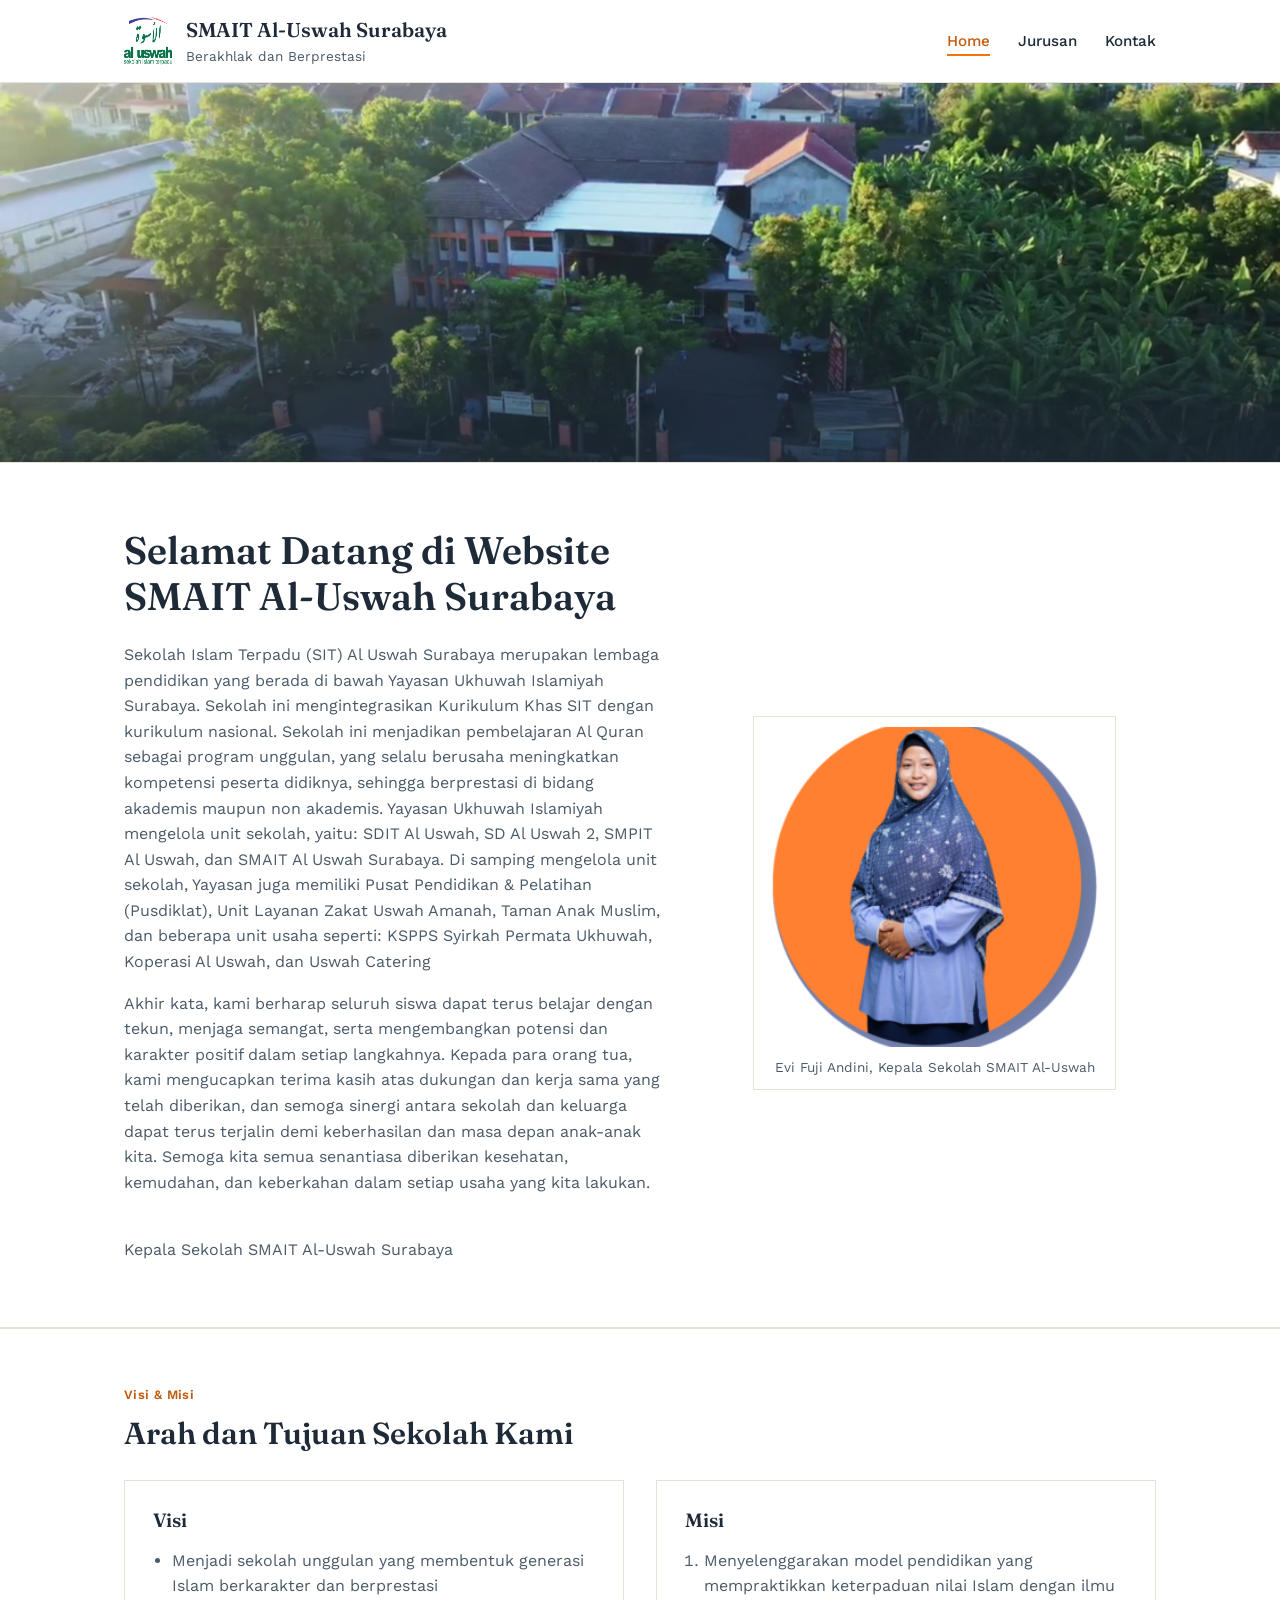
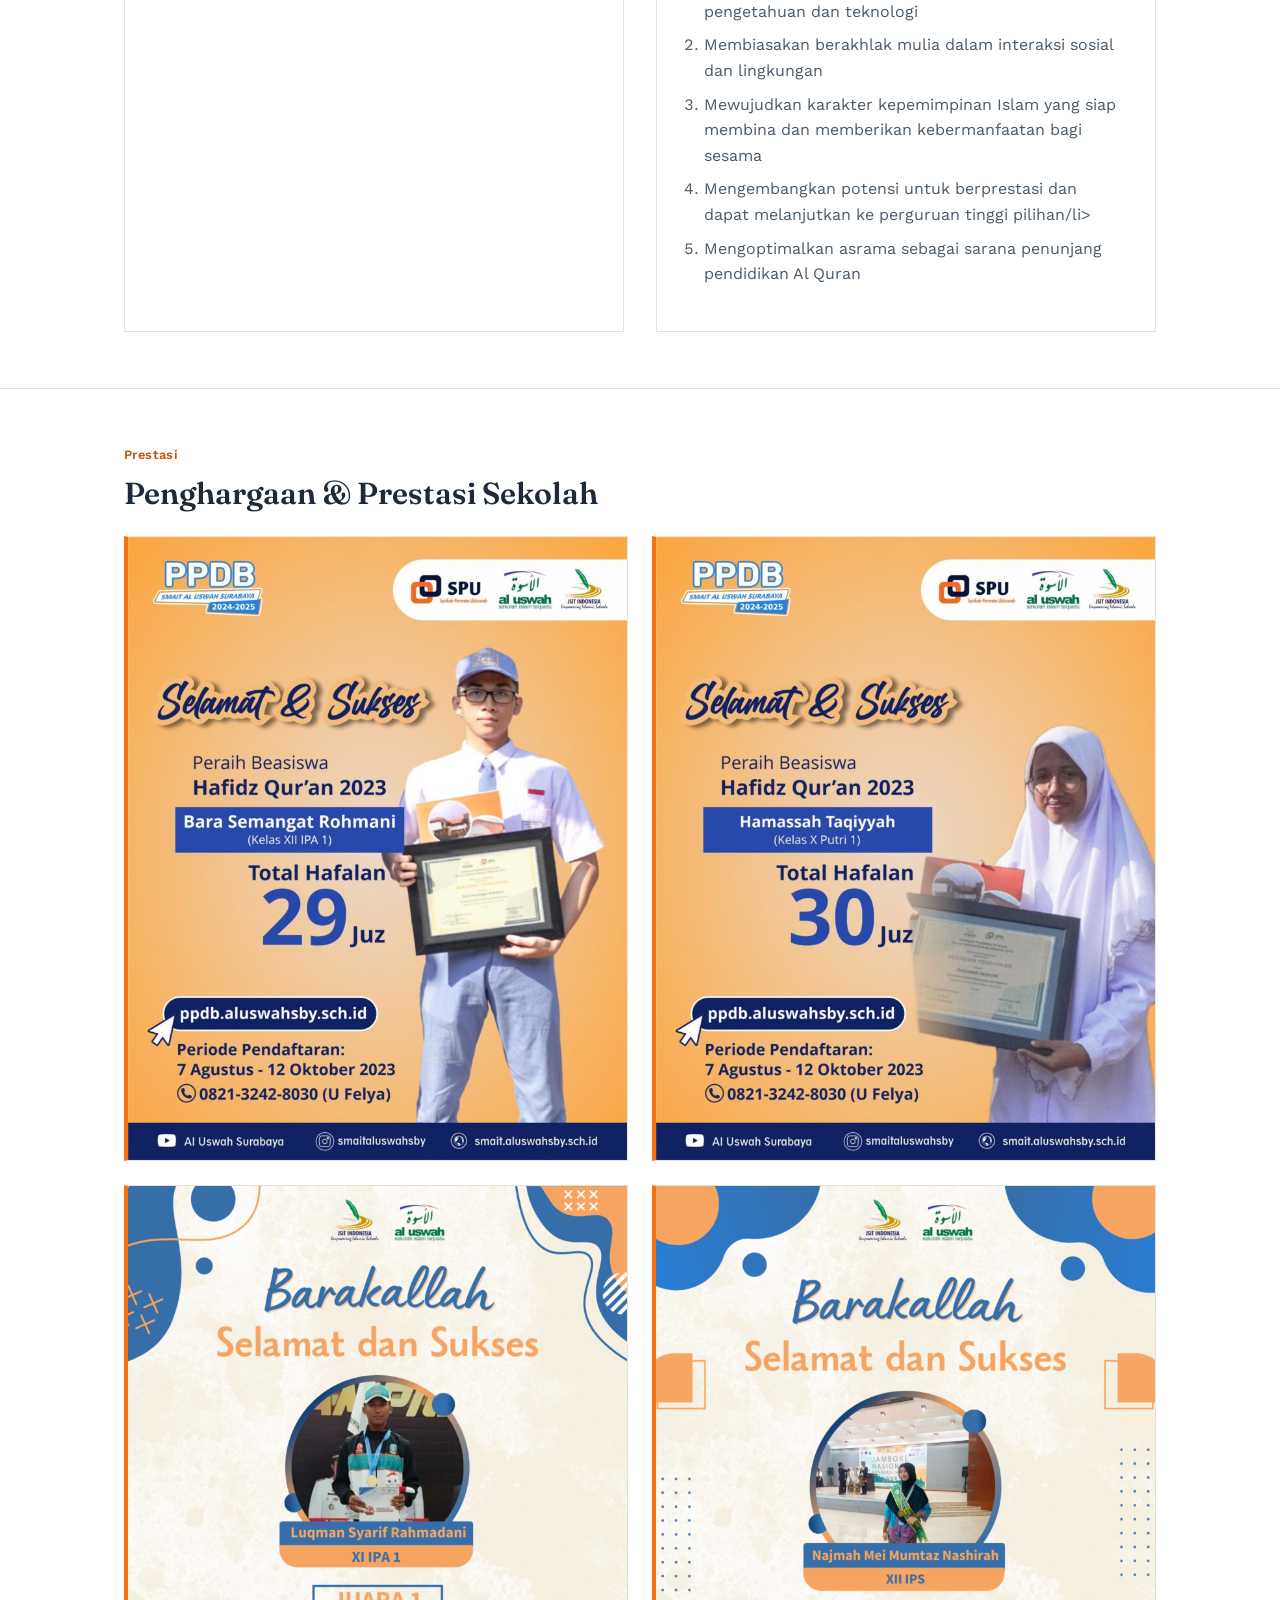
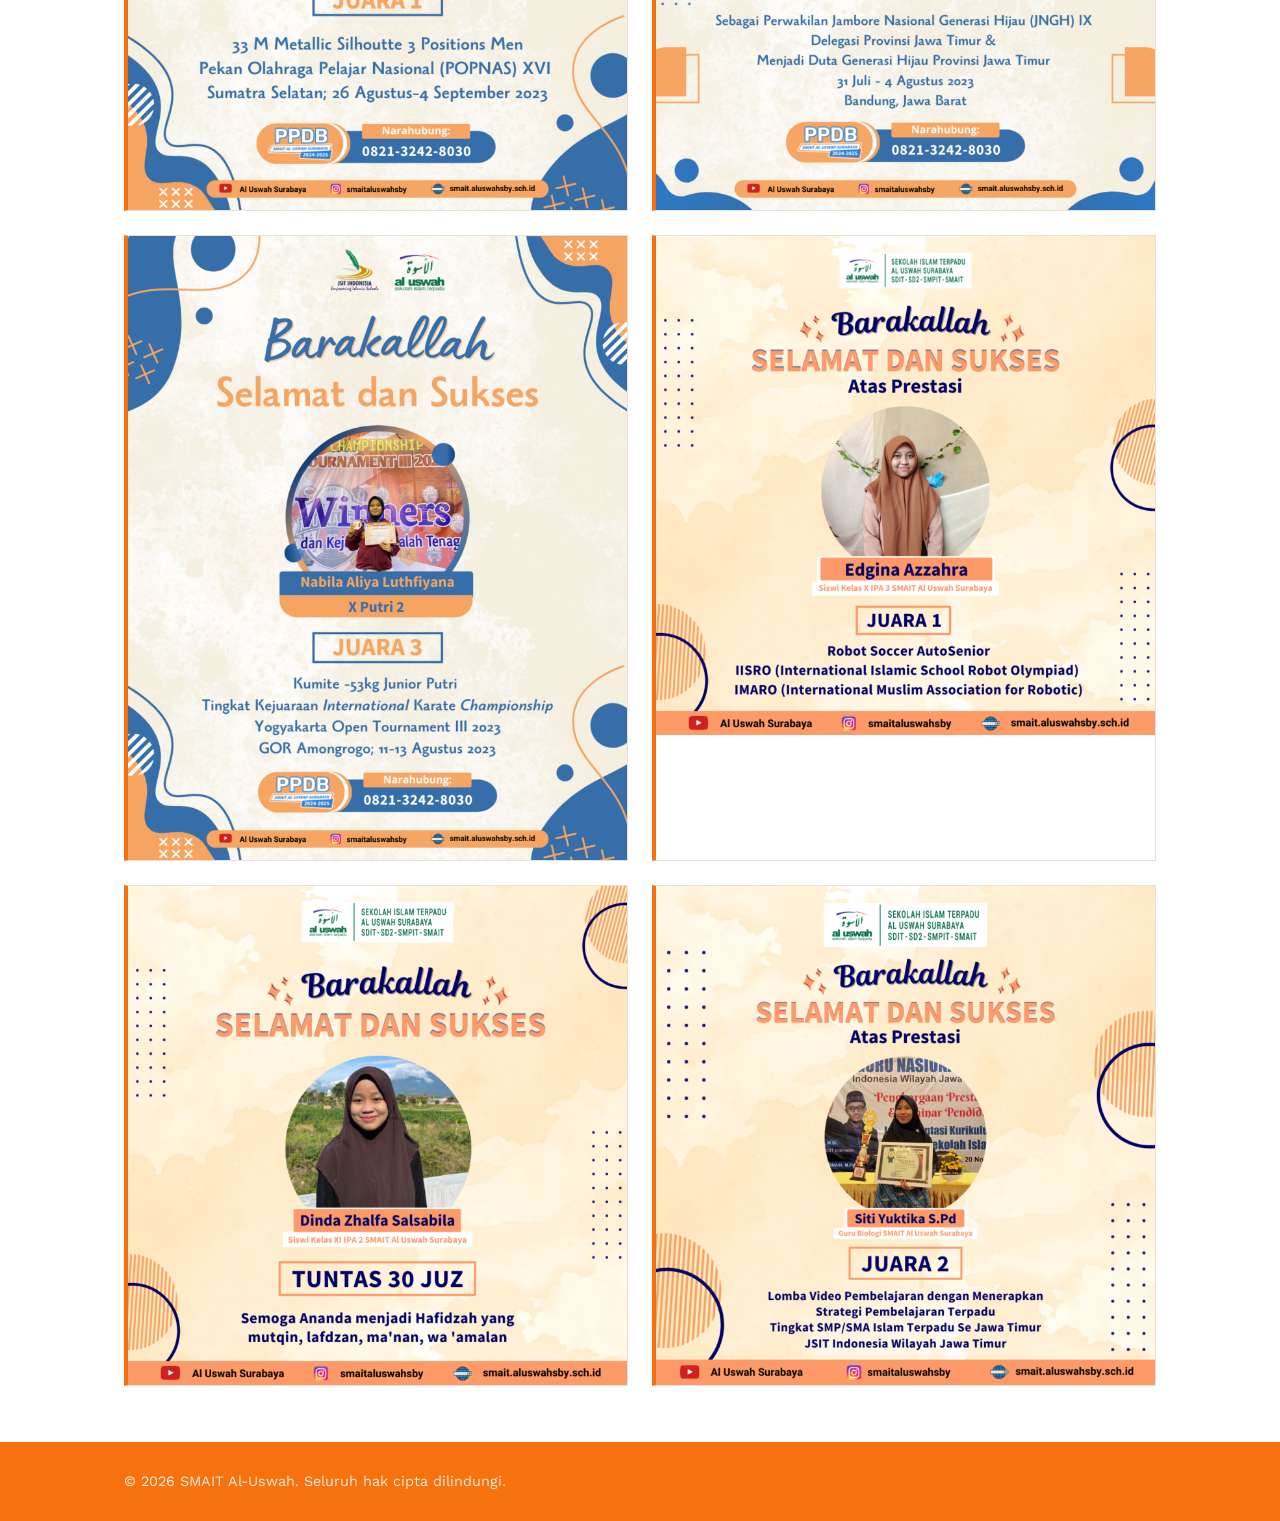
<file: index.html>
<!DOCTYPE html>
<html lang="id">
<head>
  <meta charset="UTF-8">
  <meta name="viewport" content="width=device-width, initial-scale=1.0">
  <title>SMAIT Al-Uswah Surabaya - Beranda</title>
  <link rel="stylesheet" href="style.css">
</head>
<body>

  <header class="site-header">
    <div class="container">
      <a href="index.html" class="brand">
        <img src="assets/logo.png" alt="Logo Al-Uswah" onerror="this.src='assets/logo.png'">
        <div class="brand-text">
          <div class="nama-sekolah">SMAIT Al-Uswah Surabaya</div>
          <div class="tagline">Berakhlak dan Berprestasi</div>
        </div>
      </a>

      <nav class="main-nav" aria-label="Menu utama">
        <ul>
          <li><a href="index.html" aria-current="page">Home</a></li>
          <li><a href="jurusan.html">Jurusan</a></li>
          <li><a href="kontak.html">Kontak</a></li>
        </ul>
      </nav>
    </div>
  </header>
  
   <div class="foto-lebar">
    <img src="assets/FotoUpSMAIT.jpeg" alt="Foto gedung dari atas"
         onerror="this.src='assets/logo.svg'">
    <div class="foto-lebar-overlay">
    </div>
  </div>

  <section class="hero">
    <div class="container">
      <div class="hero-teks">
        <h1>Selamat Datang di Website SMAIT Al-Uswah Surabaya</h1>
        <p>
         Sekolah Islam Terpadu (SIT) Al Uswah Surabaya merupakan lembaga pendidikan yang berada di bawah Yayasan Ukhuwah Islamiyah Surabaya. Sekolah ini mengintegrasikan Kurikulum Khas SIT dengan kurikulum nasional. Sekolah ini menjadikan pembelajaran Al Quran sebagai program unggulan, yang selalu berusaha meningkatkan kompetensi peserta didiknya, sehingga berprestasi di bidang akademis maupun non akademis. Yayasan Ukhuwah Islamiyah mengelola unit sekolah, yaitu: SDIT Al Uswah, SD Al Uswah 2, SMPIT Al Uswah, dan SMAIT Al Uswah Surabaya. Di samping mengelola unit sekolah, Yayasan juga memiliki Pusat Pendidikan & Pelatihan (Pusdiklat), Unit Layanan Zakat Uswah Amanah, Taman Anak Muslim, dan beberapa unit usaha seperti: KSPPS Syirkah Permata Ukhuwah, Koperasi Al Uswah, dan Uswah Catering
        </p>
        <p>
          Akhir kata, kami berharap seluruh siswa dapat terus belajar dengan tekun, menjaga semangat, serta mengembangkan potensi dan karakter positif dalam setiap langkahnya. Kepada para orang tua, kami mengucapkan terima kasih atas dukungan dan kerja sama yang telah diberikan, dan semoga sinergi antara sekolah dan keluarga dapat terus terjalin demi keberhasilan dan masa depan anak-anak kita. Semoga kita semua senantiasa diberikan kesehatan, kemudahan, dan keberkahan dalam setiap usaha yang kita lakukan.
        </p>
        <p><strong></strong><br>Kepala Sekolah SMAIT Al-Uswah Surabaya</p>
      </div>

      <figure class="hero-foto">
        <img src="assets/KepalaSekolah.png" alt="Foto Kepala Sekolah Ustadzah Evi"
             onerror="this.src='assets/logo.svg'">
        <figcaption>Evi Fuji Andini, Kepala Sekolah SMAIT Al-Uswah</figcaption>
      </figure>
    </div>
  </section>

  <section id="visi-misi">
    <div class="container">
      <div class="kop-section">Visi &amp; Misi</div>
      <h2>Arah dan Tujuan Sekolah Kami</h2>

      <div class="visi-misi-grid">
        <div class="kotak">
          <h3>Visi</h3>
          <ul>
            <li>Menjadi sekolah unggulan yang membentuk generasi Islam berkarakter dan berprestasi</li>
          </ul>
        </div>

        <div class="kotak">
          <h3>Misi</h3>
          <ol>
            <li>Menyelenggarakan model pendidikan yang mempraktikkan keterpaduan nilai Islam dengan ilmu pengetahuan dan teknologi</li>
            <li>Membiasakan berakhlak mulia dalam interaksi sosial dan lingkungan</<li>
            <li>Mewujudkan karakter kepemimpinan Islam yang siap membina dan memberikan kebermanfaatan bagi sesama</li>
            <li>Mengembangkan potensi untuk berprestasi dan dapat melanjutkan ke perguruan tinggi pilihan/li>
            <li>Mengoptimalkan asrama sebagai sarana penunjang pendidikan Al Quran</li>
          </ol>
        </div>
      </div>
    </div>
  </section>
  
  <section id="prestasi">
    <div class="container">
      <div class="kop-section">Prestasi</div>
      <h2>Penghargaan &amp; Prestasi Sekolah</h2>

      <div class="prestasi-grid">


        <div class="prestasi-card">
          <img src="assets/Prestasi1.jpg" 
               onerror="this.src='assets/logo.svg'">
        </div>

         <div class="prestasi-card">
          <img src="assets/Prestasi2.jpg" 
               onerror="this.src='assets/logo.svg'">
        </div>

        <div class="prestasi-card">
          <img src="assets/Prestasi3.png" 
               onerror="this.src='assets/logo.svg'">
        </div>

         <div class="prestasi-card">
          <img src="assets/Prestasi4.png" 
               onerror="this.src='assets/logo.svg'">
        </div>

        <div class="prestasi-card">
          <img src="assets/Prestasi5.png" 
               onerror="this.src='assets/logo.svg'">
        </div>

         <div class="prestasi-card">
          <img src="assets/Prestasi6.png" 
               onerror="this.src='assets/logo.svg'">
        </div>

        <div class="prestasi-card">
          <img src="assets/Prestasi7.png" 
               onerror="this.src='assets/logo.svg'">
        </div>

         <div class="prestasi-card">
          <img src="assets/Prestasi8.png" 
               onerror="this.src='assets/logo.svg'">
        </div>
      </div>
    </div>
  </section>


  <footer class="site-footer">
    <div class="container">
      <p>&copy; <span id="tahun">2026</span> SMAIT Al-Uswah. Seluruh hak cipta dilindungi.</p>
    </div>
  </footer>

  <script>
    document.getElementById('tahun').textContent = new Date().getFullYear();
  </script>

</body>
</html>
</file>
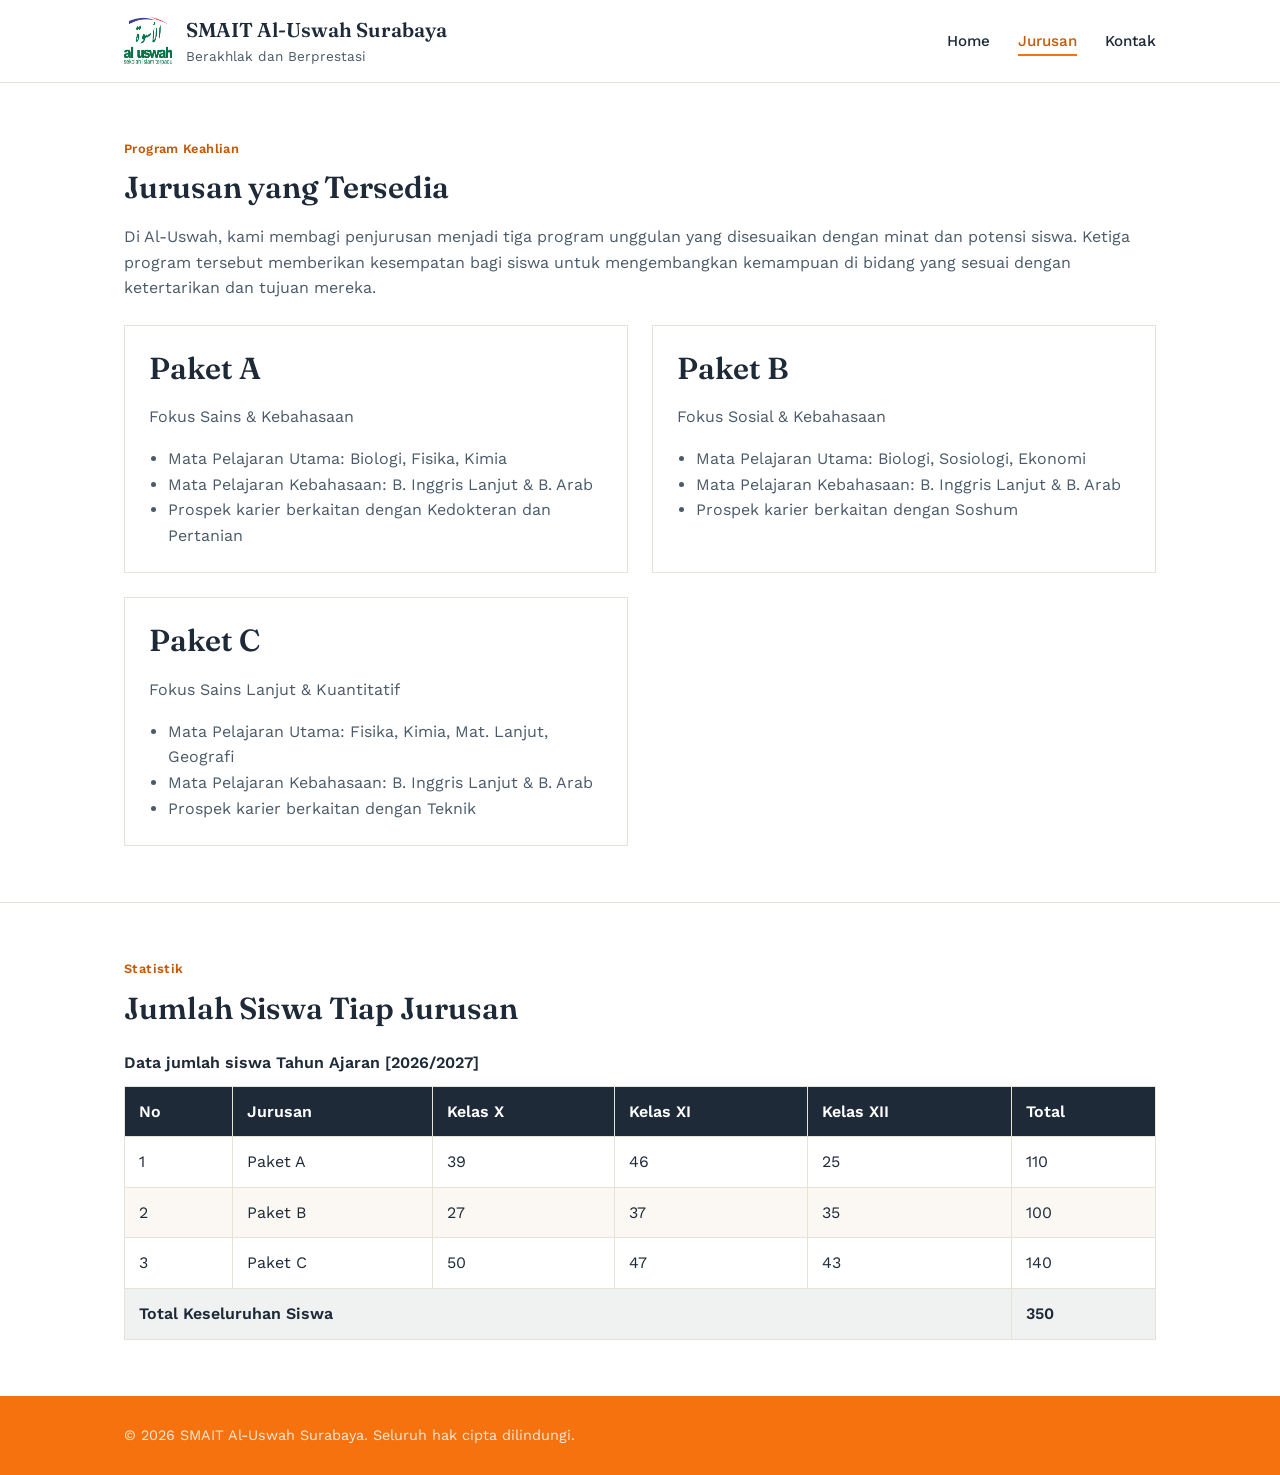
<file: jurusan.html>
<!DOCTYPE html>
<html lang="id">
<head>
  <meta charset="UTF-8">
  <meta name="viewport" content="width=device-width, initial-scale=1.0">
  <title>SMAIT Al-Uswah Surabaya - Penjurusan</title>
  <link rel="stylesheet" href="style.css">
</head>
<body>

  <header class="site-header">
    <div class="container">
      <a href="index.html" class="brand">
        <img src="assets/logo.png" alt="Logo [Nama Sekolah]" onerror="this.src='assets/logo.svg'">
        <div class="brand-text">
          <div class="nama-sekolah">SMAIT Al-Uswah Surabaya</div>
          <div class="tagline">Berakhlak dan Berprestasi</div>
        </div>
      </a>

      <nav class="main-nav" aria-label="Menu utama">
        <ul>
          <li><a href="index.html">Home</a></li>
          <li><a href="jurusan.html" aria-current="page">Jurusan</a></li>
          <li><a href="kontak.html">Kontak</a></li>
        </ul>
      </nav>
    </div>
  </header>

  <section>
    <div class="container">
      <div class="kop-section">Program Keahlian</div>
      <h2>Jurusan yang Tersedia</h2>
      <p>
        Di Al-Uswah, kami membagi penjurusan menjadi tiga program unggulan yang disesuaikan dengan minat dan potensi siswa. Ketiga program tersebut memberikan kesempatan bagi siswa untuk mengembangkan kemampuan di bidang yang sesuai dengan ketertarikan dan tujuan mereka.
      </p>

      <div class="jurusan-list">

        <article class="jurusan-card">
          <h2>Paket A</h2>
          <p>Fokus Sains & Kebahasaan</p>
          <ul>
            <li>Mata Pelajaran Utama: Biologi, Fisika, Kimia</li>
            <li>Mata Pelajaran Kebahasaan: B. Inggris Lanjut & B. Arab</li>
            <li>Prospek karier berkaitan dengan Kedokteran dan Pertanian</li>
          </ul>
        </article>

        <article class="jurusan-card">
          <h2>Paket B</h2>
          <p>Fokus Sosial & Kebahasaan</p>
          <ul>
            <li>Mata Pelajaran Utama: Biologi, Sosiologi, Ekonomi</li>
             <li>Mata Pelajaran Kebahasaan: B. Inggris Lanjut & B. Arab</li>
            <li>Prospek karier berkaitan dengan Soshum</li>
          </ul>
        </article>

        <article class="jurusan-card">
          <h2>Paket C</h2>
          <p>Fokus Sains Lanjut & Kuantitatif</p>
          <ul>
            <li>Mata Pelajaran Utama: Fisika, Kimia, Mat. Lanjut, Geografi</li>
            <li>Mata Pelajaran Kebahasaan: B. Inggris Lanjut & B. Arab</li>            
            <li>Prospek karier berkaitan dengan Teknik</li>
          </ul>
        </article>


      </div>
    </div>
  </section>

  <section>
    <div class="container">
      <div class="kop-section">Statistik</div>
      <h2>Jumlah Siswa Tiap Jurusan</h2>

      <table class="tabel-siswa">
        <caption>Data jumlah siswa Tahun Ajaran [2026/2027]</caption>
        <thead>
          <tr>
            <th scope="col">No</th>
            <th scope="col">Jurusan</th>
            <th scope="col">Kelas X</th>
            <th scope="col">Kelas XI</th>
            <th scope="col">Kelas XII</th>
            <th scope="col">Total</th>
          </tr>
        </thead>
        <tbody>
          <tr>
            <td>1</td>
            <td>Paket A</td>
            <td>39</td>
            <td>46</td>
            <td>25</td>
            <td>110</td>
          </tr>
          <tr>
            <td>2</td>
            <td>Paket B</td>
            <td>27</td>
            <td>37</td>
            <td>35</td>
            <td>100</td>
          </tr>
          <tr>
            <td>3</td>
            <td>Paket C</td>
            <td>50</td>
            <td>47</td>
            <td>43</td>
            <td>140</td>
          </tr>
        </tbody>
        <tfoot>
          <tr>
            <td colspan="5">Total Keseluruhan Siswa</td>
            <td>350</td>
          </tr>
        </tfoot>
      </table>
    </div>
  </section>

  <footer class="site-footer">
    <div class="container">
      <p>&copy; <span id="tahun">2026</span> SMAIT Al-Uswah Surabaya. Seluruh hak cipta dilindungi.</p>
    </div>
  </footer>

  <script>
    document.getElementById('tahun').textContent = new Date().getFullYear();
  </script>

</body>
</html>
</file>
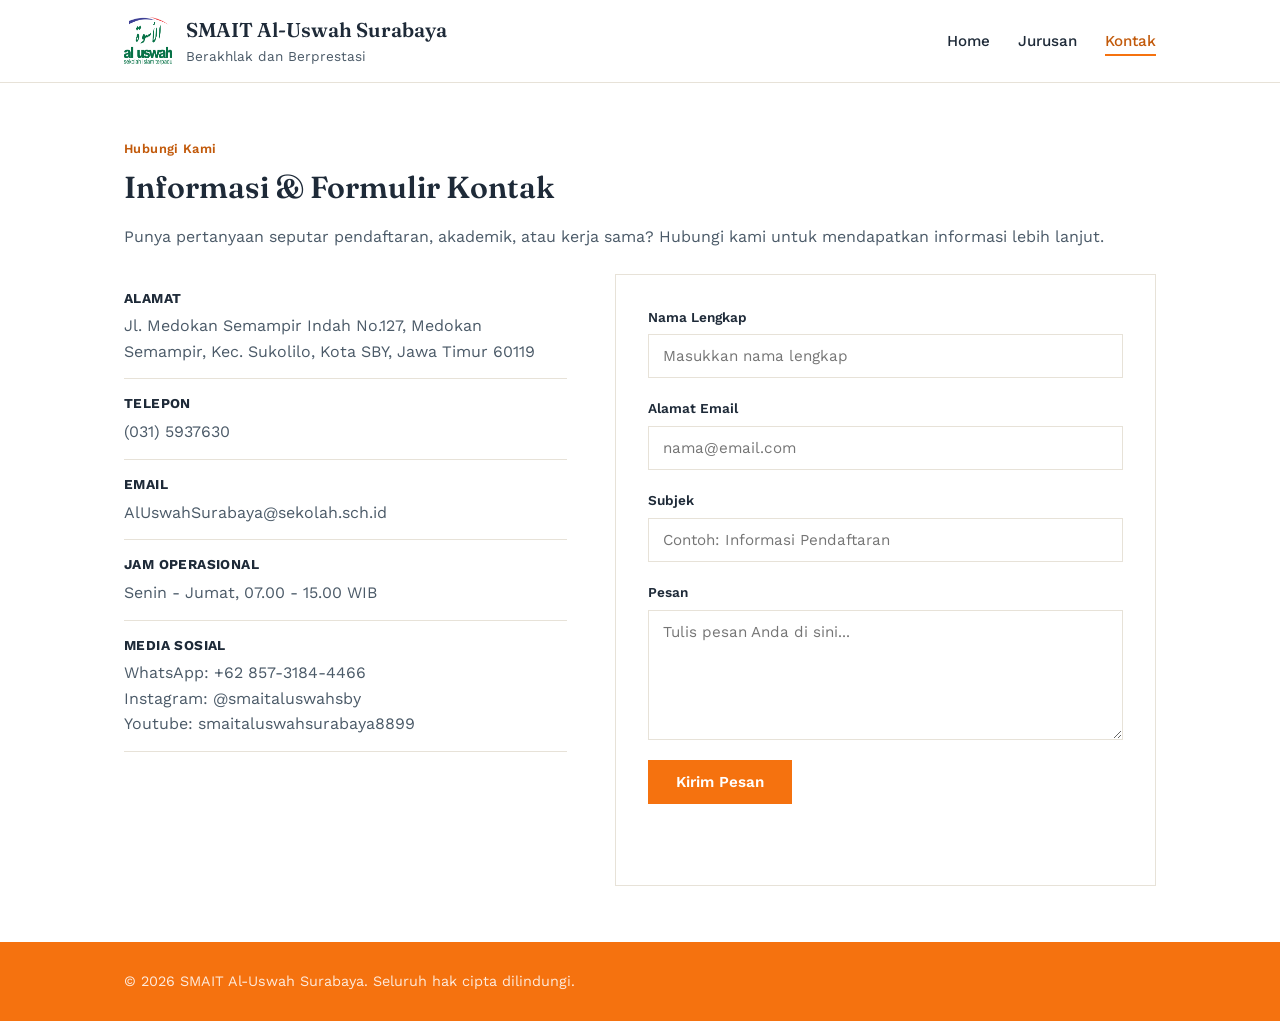
<file: kontak.html>
<!DOCTYPE html>
<html lang="id">
<head>
  <meta charset="UTF-8">
  <meta name="viewport" content="width=device-width, initial-scale=1.0">
  <title>SMAIT Al-Uswah Surabaya - Kontak</title>
  <link rel="stylesheet" href="style.css">
</head>
<body>

  <header class="site-header">
    <div class="container">
      <a href="index.html" class="brand">
        <img src="assets/logo.png" alt="Logo [Nama Sekolah]" onerror="this.src='assets/logo.svg'">
        <div class="brand-text">
          <div class="nama-sekolah">SMAIT Al-Uswah Surabaya</div>
          <div class="tagline">Berakhlak dan Berprestasi</div>
        </div>
      </a>

      <nav class="main-nav" aria-label="Menu utama">
        <ul>
          <li><a href="index.html">Home</a></li>
          <li><a href="jurusan.html">Jurusan</a></li>
          <li><a href="kontak.html" aria-current="page">Kontak</a></li>
        </ul>
      </nav>
    </div>
  </header>

  <section>
    <div class="container">
      <div class="kop-section">Hubungi Kami</div>
      <h2>Informasi &amp; Formulir Kontak</h2>
      <p>Punya pertanyaan seputar pendaftaran, akademik, atau kerja sama? Hubungi kami untuk mendapatkan informasi lebih lanjut.</p>

      <div class="kontak-grid">


        <div class="info-kontak">
          <ul>
            <li>
              <strong>Alamat</strong>
              Jl. Medokan Semampir Indah No.127, Medokan Semampir, Kec. Sukolilo, Kota SBY, Jawa Timur 60119
            </li>
            <li>
              <strong>Telepon</strong>
              (031) 5937630
            </li>
            <li>
              <strong>Email</strong>
              AlUswahSurabaya@sekolah.sch.id
            </li>
            <li>
              <strong>Jam Operasional</strong>
              Senin - Jumat, 07.00 - 15.00 WIB
            </li>
            <li>
              <strong>Media Sosial</strong>
                <ul>
                  WhatsApp: +62 857-3184-4466
                  <br>
                  Instagram: @smaitaluswahsby
                  <br>
                  Youtube: smaitaluswahsurabaya8899
                </ul>
            </li>
          </ul>

          <br><br><br><br><br>
        </div>

        <!-- ---- Form kontak ---- -->
        <form class="form-kontak" id="formKontak">
          <div class="field">
            <label for="nama">Nama Lengkap</label>
            <input type="text" id="nama" name="nama" placeholder="Masukkan nama lengkap" required>
          </div>

          <div class="field">
            <label for="email">Alamat Email</label>
            <input type="email" id="email" name="email" placeholder="nama@email.com" required>
          </div>

          <div class="field">
            <label for="subjek">Subjek</label>
            <input type="text" id="subjek" name="subjek" placeholder="Contoh: Informasi Pendaftaran">
          </div>

          <div class="field">
            <label for="pesan">Pesan</label>
            <textarea id="pesan" name="pesan" placeholder="Tulis pesan Anda di sini..." required></textarea>
          </div>

          <button type="submit" class="btn-kirim">Kirim Pesan</button>
          <p class="form-pesan" id="formPesan" aria-live="polite"></p>
        </form>

      </div>
    </div>
  </section>

  <footer class="site-footer">
    <div class="container">
      <p>&copy; <span id="tahun">2026</span> SMAIT Al-Uswah Surabaya. Seluruh hak cipta dilindungi.</p>
    </div>
  </footer>

  <script>
    document.getElementById('tahun').textContent = new Date().getFullYear();
    document.getElementById('formKontak').addEventListener('submit', function (e) {
      e.preventDefault();
      document.getElementById('formPesan').textContent =
        'Terima kasih, pesan Anda telah terkirim. Kami akan segera menghubungi Anda.';
      this.reset();
    });
  </script>

</body>
</html>
</file>
<file: style.css>
/* =========================================================
   TEMPLATE WEBSITE PROFIL SEKOLAH
   Ganti nilai di bagian :root untuk mengubah tema warna
   ========================================================= */

@import url('https://fonts.googleapis.com/css2?family=Fraunces:opsz,wght@9..144,500;9..144,600;9..144,700&family=Work+Sans:wght@400;500;600&display=swap');

:root {
  --bg: #FFFFFF;
  --surface: #FFFFFF;
  --ink: #1E2A38;
  --ink-soft: #4B5A68;
  --accent: #F5720F;
  --accent-2: #C25A0B;
  --line: #E7E2D8;

  --font-heading: 'Fraunces', Georgia, serif;
  --font-body: 'Work Sans', Arial, sans-serif;
}

* { box-sizing: border-box; }

html { scroll-behavior: smooth; }

body {
  margin: 0;
  font-family: var(--font-body);
  color: var(--ink);
  background: var(--bg);
  line-height: 1.6;
}

img { max-width: 100%; display: block; }

a { color: var(--accent-2); }

h1, h2, h3 {
  font-family: var(--font-heading);
  color: var(--ink);
  line-height: 1.2;
  margin: 0 0 0.6em;
}

h1 { font-size: clamp(1.9rem, 3vw, 2.6rem); font-weight: 600; }
h2 { font-size: clamp(1.4rem, 2.4vw, 1.9rem); font-weight: 600; }
h3 { font-size: 1.2rem; font-weight: 600; }

p { margin: 0 0 1em; color: var(--ink-soft); }

.container {
  width: 100%;
  max-width: 1080px;
  margin: 0 auto;
  padding: 0 24px;
}

/* ---------- HEADER & NAVIGASI ---------- */

.site-header {
  background: var(--surface);
  border-bottom: 1px solid var(--line);
  position: sticky;
  top: 0;
  z-index: 10;
}

.site-header .container {
  display: flex;
  align-items: center;
  justify-content: space-between;
  gap: 16px;
  padding-top: 14px;
  padding-bottom: 14px;
  flex-wrap: wrap;
}

.brand {
  display: flex;
  align-items: center;
  gap: 14px;
  text-decoration: none;
}

.brand img {
  width: 48px;
  height: 48px;
}

.brand-text .nama-sekolah {
  font-family: var(--font-heading);
  font-size: 1.25rem;
  font-weight: 600;
  color: var(--ink);
}

.brand-text .tagline {
  font-size: 0.85rem;
  color: var(--ink-soft);
}

nav.main-nav ul {
  list-style: none;
  display: flex;
  gap: 28px;
  margin: 0;
  padding: 0;
}

nav.main-nav a {
  text-decoration: none;
  color: var(--ink);
  font-weight: 500;
  font-size: 0.95rem;
  padding-bottom: 4px;
  border-bottom: 2px solid transparent;
  transition: border-color 0.15s ease, color 0.15s ease;
}

nav.main-nav a:hover,
nav.main-nav a[aria-current="page"] {
  color: var(--accent-2);
  border-bottom-color: var(--accent);
}

/* ---------- FOTO LEBAR (BANNER) ---------- */

.foto-lebar {
  position: relative;
  width: 100%;
  height: 380px;
  overflow: hidden;
  border-bottom: 1px solid var(--line);
  background: linear-gradient(135deg, var(--ink), var(--accent-2)); /* fallback selama foto asli belum dipasang */
}

.foto-lebar img {
  width: 100%;
  height: 100%;
  object-fit: cover;
  object-position: center;
}

.foto-lebar-overlay {
  position: absolute;
  inset: 0;
  background: linear-gradient(180deg, rgba(30,42,56,0) 40%, rgba(30,42,56,0.75) 100%);
  display: flex;
  align-items: flex-end;
  padding: 28px 24px;
}

.foto-lebar-overlay p {
  color: var(--bg);
  font-family: var(--font-heading);
  font-size: clamp(1.2rem, 2.4vw, 1.7rem);
  font-weight: 600;
  margin: 0;
  max-width: 1080px;
  margin-inline: auto;
  width: 100%;
}

@media (max-width: 600px) {
  .foto-lebar { height: 240px; }
}

/* ---------- HERO / SAMBUTAN ---------- */

.hero {
  padding: 64px 0 48px;
  border-bottom: 1px solid var(--line);
}

.hero .container {
  display: grid;
  grid-template-columns: 1.1fr 0.9fr;
  gap: 48px;
  align-items: center;
}

.hero-foto {
  border: 1px solid var(--line);
  background: var(--surface);
  padding: 10px;
}

.hero-foto img {
  width: 100%;
  height: 320px;
  object-fit: cover;
}

.hero-foto figcaption {
  margin-top: 10px;
  font-size: 0.85rem;
  color: var(--ink-soft);
  text-align: center;
}

.kop-section {
  font-size: 0.8rem;
  letter-spacing: 0.03em;
  color: var(--accent-2);
  font-weight: 600;
  margin-bottom: 10px;
}

/* ---------- SECTION UMUM ---------- */

section {
  padding: 56px 0;
}

section + section {
  border-top: 1px solid var(--line);
}

.visi-misi-grid {
  display: grid;
  grid-template-columns: 1fr 1fr;
  gap: 32px;
  margin-top: 28px;
}

.visi-misi-grid .kotak {
  background: var(--surface);
  border: 1px solid var(--line);
  padding: 28px;
}

.visi-misi-grid ul,
.visi-misi-grid ol {
  padding-left: 1.2em;
  color: var(--ink-soft);
}

.visi-misi-grid li { margin-bottom: 0.5em; }

/* ---------- PRESTASI ---------- */

.prestasi-grid {
  display: grid;
  grid-template-columns: repeat(2, 1fr);
  gap: 24px;
  margin-top: 24px;
}

.prestasi-card {
  background: var(--surface);
  border: 1px solid var(--line);
  border-left: 4px solid var(--accent);
  overflow: hidden;
}

.prestasi-card img {
  width: 100%;
  height: auto;
}

.prestasi-isi {
  padding: 18px 22px 22px;
}

.prestasi-tahun {
  display: inline-block;
  font-size: 0.8rem;
  font-weight: 600;
  color: var(--accent-2);
  letter-spacing: 0.03em;
  margin-bottom: 8px;
}

.prestasi-card h3 {
  margin-bottom: 6px;
}

.prestasi-card p {
  margin: 0;
}

@media (max-width: 760px) {
  .prestasi-grid { grid-template-columns: 1fr; }
}

/* ---------- JURUSAN ---------- */

.jurusan-list {
  display: grid;
  grid-template-columns: repeat(2, 1fr);
  gap: 24px;
  margin-top: 24px;
}

.jurusan-card {
  background: var(--surface);
  border: 1px solid var(--line);
  padding: 24px;
}

.jurusan-card ul {
  padding-left: 1.2em;
  color: var(--ink-soft);
  margin: 0;
}

table.tabel-siswa {
  width: 100%;
  border-collapse: collapse;
  margin-top: 24px;
  background: var(--surface);
}

table.tabel-siswa caption {
  text-align: left;
  font-weight: 600;
  margin-bottom: 10px;
  color: var(--ink);
}

table.tabel-siswa th,
table.tabel-siswa td {
  border: 1px solid var(--line);
  padding: 12px 14px;
  text-align: left;
}

table.tabel-siswa thead th {
  background: var(--ink);
  color: var(--bg);
  font-weight: 600;
}

table.tabel-siswa tbody tr:nth-child(even) {
  background: rgba(184, 134, 60, 0.06);
}

table.tabel-siswa tfoot td {
  font-weight: 600;
  background: rgba(68, 94, 78, 0.08);
}

/* ---------- KONTAK ---------- */

.kontak-grid {
  display: grid;
  grid-template-columns: 0.9fr 1.1fr;
  gap: 48px;
  margin-top: 24px;
}

.info-kontak ul {
  list-style: none;
  padding: 0;
  margin: 0;
}

.info-kontak li {
  padding: 14px 0;
  border-bottom: 1px solid var(--line);
  color: var(--ink-soft);
}

.info-kontak li strong {
  display: block;
  color: var(--ink);
  font-size: 0.85rem;
  text-transform: uppercase;
  letter-spacing: 0.03em;
  margin-bottom: 4px;
}

.peta-wrapper {
  margin-top: 24px;
  border: 1px solid var(--line);
  aspect-ratio: 16/9;
  overflow: hidden;
}

.peta-wrapper iframe {
  width: 100%;
  height: 100%;
  border: 0;
}

form.form-kontak {
  background: var(--surface);
  border: 1px solid var(--line);
  padding: 32px;
  display: flex;
  flex-direction: column;
  gap: 20px;
}

.field {
  display: flex;
  flex-direction: column;
  gap: 6px;
}

.field label {
  font-size: 0.85rem;
  font-weight: 600;
  color: var(--ink);
}

.field input,
.field textarea {
  font-family: var(--font-body);
  font-size: 0.95rem;
  padding: 12px 14px;
  border: 1px solid var(--line);
  background: var(--bg);
  color: var(--ink);
}

.field input:focus,
.field textarea:focus {
  outline: 2px solid var(--accent);
  outline-offset: 1px;
  border-color: var(--accent);
}

.field textarea {
  resize: vertical;
  min-height: 130px;
}

button.btn-kirim {
  align-self: flex-start;
  background: var(--accent);
  color: #FFFFFF;
  border: none;
  padding: 13px 28px;
  font-family: var(--font-body);
  font-size: 0.95rem;
  font-weight: 600;
  cursor: pointer;
  transition: background 0.15s ease;
}

button.btn-kirim:hover {
  background: var(--accent-2);
}

.form-pesan {
  font-size: 0.85rem;
  color: var(--accent-2);
  min-height: 1.2em;
}

/* ---------- FOOTER ---------- */

footer.site-footer {
  background: var(--accent);
  color: #FFFFFF;
  padding: 28px 0;
  margin-top: 0;
}

footer.site-footer .container {
  display: flex;
  justify-content: space-between;
  align-items: center;
  flex-wrap: wrap;
  gap: 10px;
}

footer.site-footer p {
  margin: 0;
  color: rgba(255, 255, 255, 0.85);
  font-size: 0.9rem;
}

footer.site-footer .footer-nav a {
  color: rgba(255, 255, 255, 0.95);
  text-decoration: none;
  margin-left: 18px;
  font-size: 0.9rem;
}

footer.site-footer .footer-nav a:hover { color: var(--ink); }

/* ---------- RESPONSIVE ---------- */

@media (max-width: 760px) {
  .hero .container,
  .visi-misi-grid,
  .jurusan-list,
  .kontak-grid {
    grid-template-columns: 1fr;
  }

  nav.main-nav ul {
    gap: 18px;
    flex-wrap: wrap;
  }

  footer.site-footer .container {
    flex-direction: column;
    text-align: center;
  }

  footer.site-footer .footer-nav a:first-child { margin-left: 0; }
}
</file>
